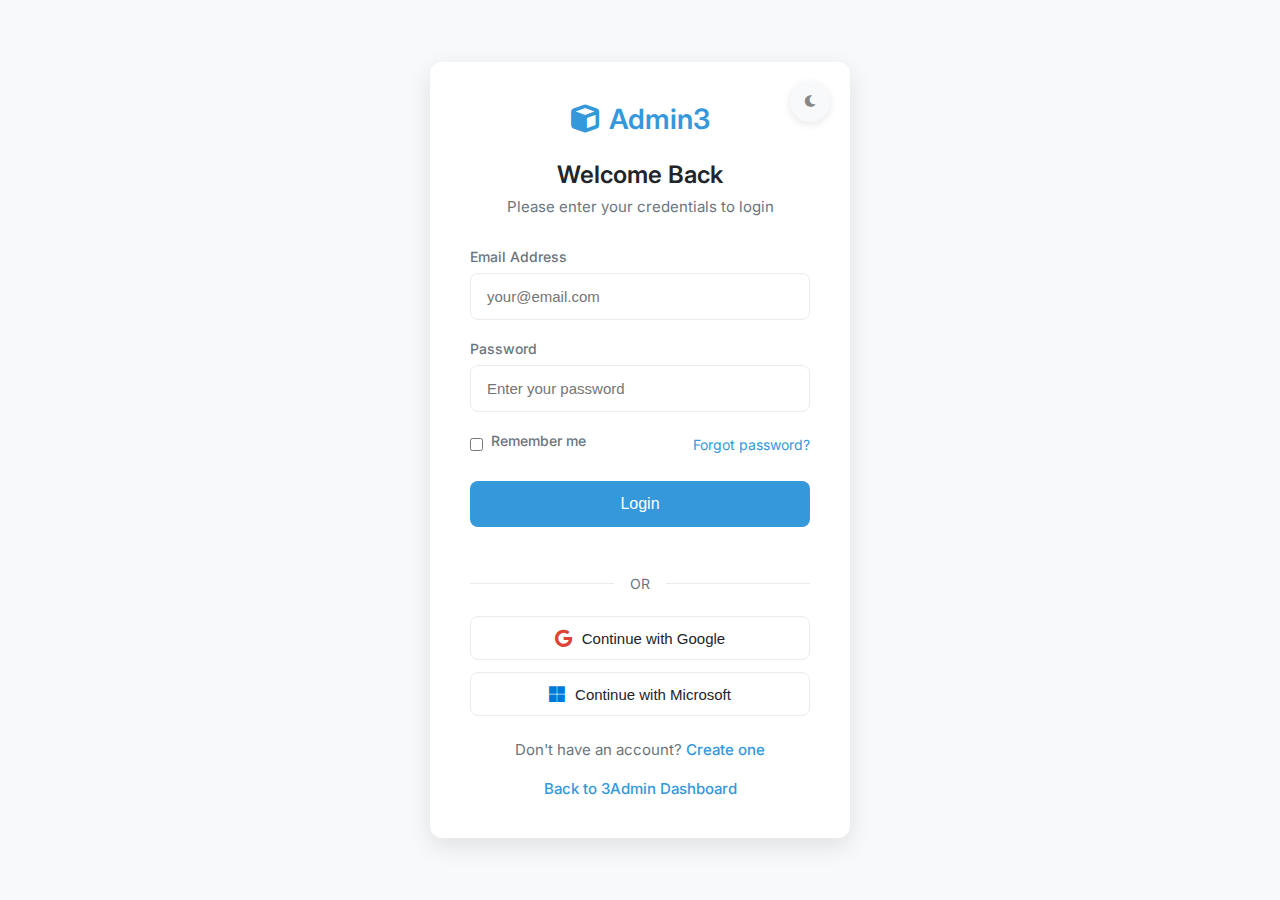
<file: pages/login.html>
<!DOCTYPE html>
<html lang="en">
<head>
    <meta charset="UTF-8">
    <meta name="viewport" content="width=device-width, initial-scale=1.0">
    <title>Login | Admin3 Dashboard</title>
    <link href="https://cdnjs.cloudflare.com/ajax/libs/font-awesome/6.0.0/css/all.min.css" rel="stylesheet">
    <link href="https://fonts.googleapis.com/css2?family=Inter:wght@300;400;500;600;700&display=swap" rel="stylesheet">
    <link rel="stylesheet" type="text/css" href="../css/login.css">
</head>
<body>
    <div class="login-container">
        <button class="theme-toggle" id="themeToggle">
            <i class="fas fa-moon"></i>
        </button>
        
        <div class="logo">
            <i class="fas fa-cube"></i>
            <span>Admin3</span>
        </div>
        
        <h1>Welcome Back</h1>
        <p class="subtitle">Please enter your credentials to login</p>
        
        <form>
            <div class="form-group">
                <label for="email">Email Address</label>
                <input type="email" id="email" placeholder="your@email.com">
            </div>
            
            <div class="form-group">
                <label for="password">Password</label>
                <input type="password" id="password" placeholder="Enter your password">
            </div>
            
            <div class="options">
                <div class="remember-me">
                    <input type="checkbox" id="remember">
                    <label for="remember">Remember me</label>
                </div>
                <a href="#" class="forgot-password">Forgot password?</a>
            </div>
            
            <button type="submit" class="login-btn">Login</button>
            
            <div class="divider">OR</div>
            
            <div class="social-login">
                <button type="button" class="social-btn google-btn">
                    <i class="fab fa-google"></i>
                    Continue with Google
                </button>
                <button type="button" class="social-btn microsoft-btn">
                    <i class="fab fa-microsoft"></i>
                    Continue with Microsoft
                </button>
            </div>
            
            <p class="register-link">
                Don't have an account? <a href="#">Create one</a>
            </p>
        <br>
            <p class="register-link"><a href="../">Back to 3Admin Dashboard</a></p>
        </form>
    </div>

    <script>
        // Theme Toggle Functionality
        const themeToggle = document.getElementById('themeToggle');
        const html = document.documentElement;
        const icon = themeToggle.querySelector('i');
        
        // Check for saved theme preference or use system preference
        function applyTheme() {
            const savedTheme = localStorage.getItem('theme');
            const prefersDark = window.matchMedia('(prefers-color-scheme: dark)').matches;
            
            let theme = savedTheme || (prefersDark ? 'dark' : 'light');
            html.setAttribute('data-theme', theme);
            updateIcon(theme);
        }
        
        // Update toggle icon based on theme
        function updateIcon(theme) {
            if (theme === 'dark') {
                icon.classList.replace('fa-moon', 'fa-sun');
                icon.style.color = 'var(--theme-toggle-icon-dark)';
            } else {
                icon.classList.replace('fa-sun', 'fa-moon');
                icon.style.color = 'var(--theme-toggle-icon-light)';
            }
        }
        
        // Toggle between dark and light theme
        function toggleTheme() {
            const currentTheme = html.getAttribute('data-theme');
            const newTheme = currentTheme === 'dark' ? 'light' : 'dark';
            
            // Apply new theme
            html.setAttribute('data-theme', newTheme);
            localStorage.setItem('theme', newTheme);
            
            // Update icon and animate
            updateIcon(newTheme);
            animateToggle();
            
            // Update any charts or theme-dependent elements
            updateThemeDependentElements();
        }
        
        // Add animation to toggle button
        function animateToggle() {
            themeToggle.classList.add('active');
            setTimeout(() => {
                themeToggle.classList.remove('active');
            }, 500);
        }
        
        // Update elements that need theme-specific changes
        function updateThemeDependentElements() {
            // Update chart colors if they exist
            if (typeof updateChartColors === 'function') {
                updateChartColors();
            }
            
            // Update any other theme-sensitive elements
            const inputs = document.querySelectorAll('input');
            inputs.forEach(input => {
                input.style.backgroundColor = getComputedStyle(document.documentElement)
                    .getPropertyValue('--primary-bg');
                input.style.color = getComputedStyle(document.documentElement)
                    .getPropertyValue('--text-primary');
            });
        }
        
        // Initialize theme on load
        applyTheme();
        
        // Event listeners
        themeToggle.addEventListener('click', toggleTheme);
        
        // Watch for system theme changes
        window.matchMedia('(prefers-color-scheme: dark)').addEventListener('change', e => {
            if (!localStorage.getItem('theme')) {
                applyTheme();
            }
        });
        
        // Optional: Add keyboard shortcut (Alt+T) for theme toggle
        document.addEventListener('keydown', (e) => {
            if (e.altKey && e.key.toLowerCase() === 't') {
                toggleTheme();
            }
        });
    </script>
</body>
</html>
</file>
<file: css/login.css>
:root {
    /* Light Theme */
    --primary-bg: #FFFFFF;
    --secondary-bg: #F8F9FA;
    --accent-color: #3498DB;
    --accent-hover: #2980B9;
    --text-primary: #212529;
    --text-secondary: #6C757D;
    --border-color: #E9ECEF;
    --shadow-color: rgba(0, 0, 0, 0.1);
    --card-bg: #FFFFFF;
    --admin3-color-light: #3498DB; /* Warna judul Admin3 di light mode */
    --admin3-color-dark: #1E88E5; /* Warna judul Admin3 di dark mode */
    --login-btn-bg-light: #3498DB; /* Warna tombol login di light mode */
    --login-btn-bg-dark: #1E88E5; /* Warna tombol login di dark mode */
    --theme-toggle-icon-light: #888888; /* Warna ikon bulan di light mode */
    --theme-toggle-icon-dark: #FFFFFF; /* Warna ikon bulan di dark mode */
}

[data-theme="dark"] {
    /* Dark Theme */
    --primary-bg: #1A1A1A;
    --secondary-bg: #242424;
    --accent-color: #1E88E5;
    --accent-hover: #1565C0;
    --text-primary: #F8F9FA;
    --text-secondary: #CED4DA;
    --border-color: #343A40;
    --shadow-color: rgba(0, 0, 0, 0.3);
    --card-bg: #2D2D2D;
    --admin3-color-light: #3498DB; /* Warna judul Admin3 di light mode */
    --admin3-color-dark: #1E88E5; /* Warna judul Admin3 di dark mode */
    --login-btn-bg-light: #3498DB; /* Warna tombol login di light mode */
    --login-btn-bg-dark: #1E88E5; /* Warna tombol login di dark mode */
    --theme-toggle-icon-light: #888888; /* Warna ikon bulan di light mode */
    --theme-toggle-icon-dark: #FFFFFF; /* Warna ikon bulan di dark mode */
}

* {
    margin: 0;
    padding: 0;
    box-sizing: border-box;
    transition: background-color 0.3s, color 0.3s, border-color 0.3s;
}

body {
    font-family: 'Inter', sans-serif;
    background-color: var(--secondary-bg);
    color: var(--text-primary);
    display: flex;
    justify-content: center;
    align-items: center;
    min-height: 100vh;
    padding: 20px;
}

.login-container {
    width: 100%;
    max-width: 420px;
    background: var(--card-bg);
    border-radius: 12px;
    box-shadow: 0 8px 24px var(--shadow-color);
    padding: 40px;
    text-align: center;
    position: relative;
}

.theme-toggle {
    position: absolute;
    top: 20px;
    right: 20px;
    background: var(--secondary-bg);
    border: none;
    width: 40px;
    height: 40px;
    border-radius: 50%;
    display: flex;
    align-items: center;
    justify-content: center;
    cursor: pointer;
    color: var(--theme-toggle-icon-light);
    box-shadow: 0 2px 8px var(--shadow-color);
    transition: color 0.3s;
}

.theme-toggle:hover {
    color: var(--accent-color);
    transform: scale(1.05);
}

[data-theme="dark"] .theme-toggle {
    color: var(--theme-toggle-icon-dark);
}

.logo {
    display: flex;
    align-items: center;
    justify-content: center;
    margin-bottom: 24px;
    color: var(--admin3-color-light);
    font-size: 28px;
    font-weight: 600;
    transition: color 0.3s;
}

[data-theme="dark"] .logo {
    color: var(--admin3-color-dark);
}

.logo i {
    margin-right: 10px;
}

h1 {
    font-size: 24px;
    margin-bottom: 8px;
    font-weight: 600;
}

.subtitle {
    color: var(--text-secondary);
    margin-bottom: 32px;
    font-size: 15px;
}

.form-group {
    margin-bottom: 20px;
    text-align: left;
}

label {
    display: block;
    margin-bottom: 8px;
    font-size: 14px;
    color: var(--text-secondary);
    font-weight: 500;
}

input {
    width: 100%;
    padding: 14px 16px;
    border: 1px solid var(--border-color);
    border-radius: 8px;
    font-size: 15px;
    background-color: var(--primary-bg);
    color: var(--text-primary);
}

input:focus {
    outline: none;
    border-color: var(--accent-color);
    box-shadow: 0 0 0 3px rgba(52, 152, 219, 0.1);
}

.options {
    display: flex;
    justify-content: space-between;
    align-items: center;
    margin-bottom: 24px;
    font-size: 14px;
}

.remember-me {
    display: flex;
    align-items: center;
}

.remember-me input {
    width: auto;
    margin-right: 8px;
    accent-color: var(--accent-color);
}

.forgot-password {
    color: var(--accent-color);
    text-decoration: none;
}

.forgot-password:hover {
    text-decoration: underline;
}

.login-btn {
    width: 100%;
    padding: 14px;
    background-color: var(--login-btn-bg-light);
    color: white;
    border: none;
    border-radius: 8px;
    font-size: 16px;
    font-weight: 500;
    cursor: pointer;
    transition: all 0.3s;
    margin-bottom: 24px;
}

.login-btn:hover {
    background-color: var(--accent-hover);
    transform: translateY(-2px);
}

[data-theme="dark"] .login-btn {
    background-color: var(--login-btn-bg-dark);
}

.divider {
    display: flex;
    align-items: center;
    margin: 24px 0;
    color: var(--text-secondary);
    font-size: 14px;
}

.divider::before,
.divider::after {
    content: "";
    flex: 1;
    border-bottom: 1px solid var(--border-color);
}

.divider::before {
    margin-right: 16px;
}

.divider::after {
    margin-left: 16px;
}

.social-login {
    display: flex;
    flex-direction: column;
    gap: 12px;
    margin-bottom: 24px;
}

.social-btn {
    padding: 12px;
    border: 1px solid var(--border-color);
    border-radius: 8px;
    display: flex;
    align-items: center;
    justify-content: center;
    font-size: 15px;
    font-weight: 500;
    cursor: pointer;
    transition: all 0.3s;
    background-color: var(--primary-bg);
    color: var(--text-primary);
}

.social-btn:hover {
    background-color: var(--secondary-bg);
}

.social-btn i {
    margin-right: 10px;
    font-size: 18px;
}

.google-btn i {
    color: #DB4437;
}

.microsoft-btn i {
    color: #0078D7;
}

.register-link {
    font-size: 15px;
    color: var(--text-secondary);
}

.register-link a {
    color: var(--accent-color);
    text-decoration: none;
    font-weight: 500;
}

.register-link a:hover {
    text-decoration: underline;
}

/* Animation for theme toggle */
@keyframes rotate {
    0% { transform: rotate(0deg); }
    100% { transform: rotate(360deg); }
}

.theme-toggle.active {
    animation: rotate 0.5s ease;
}
</file>
